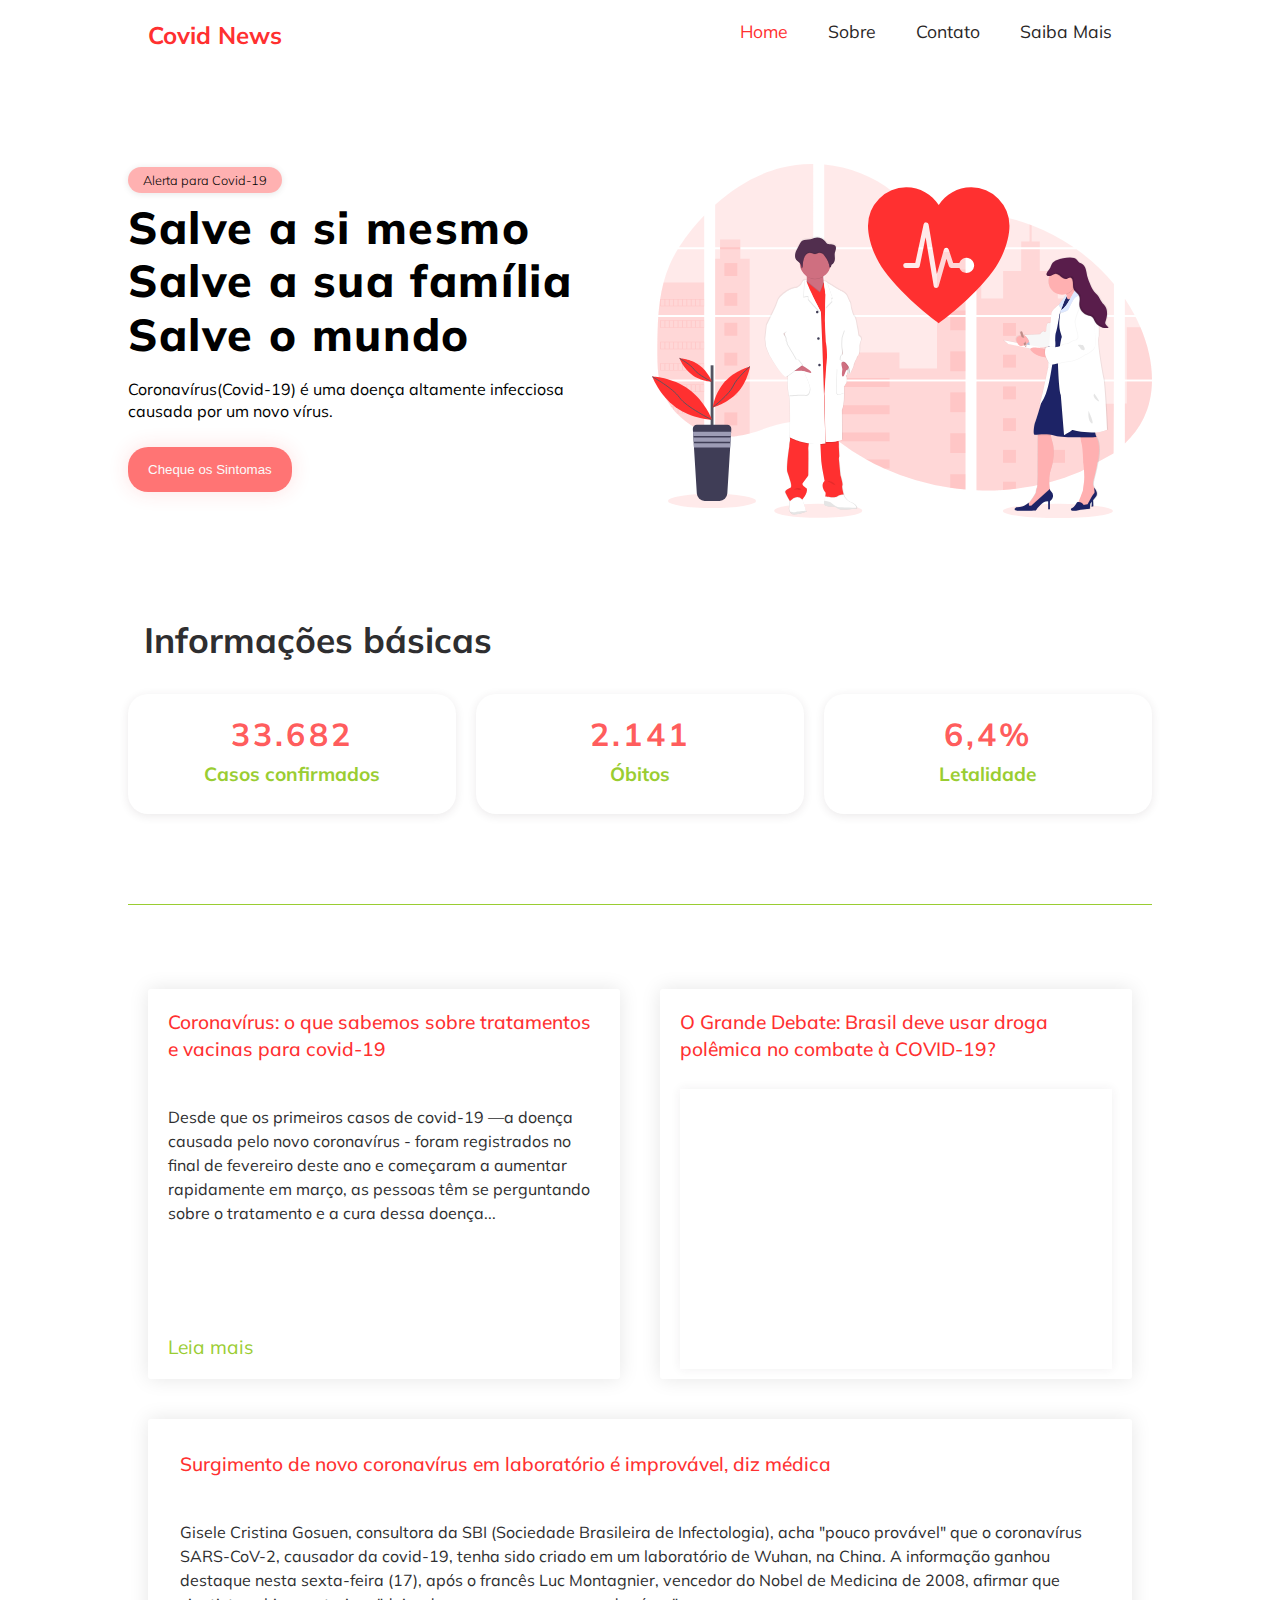
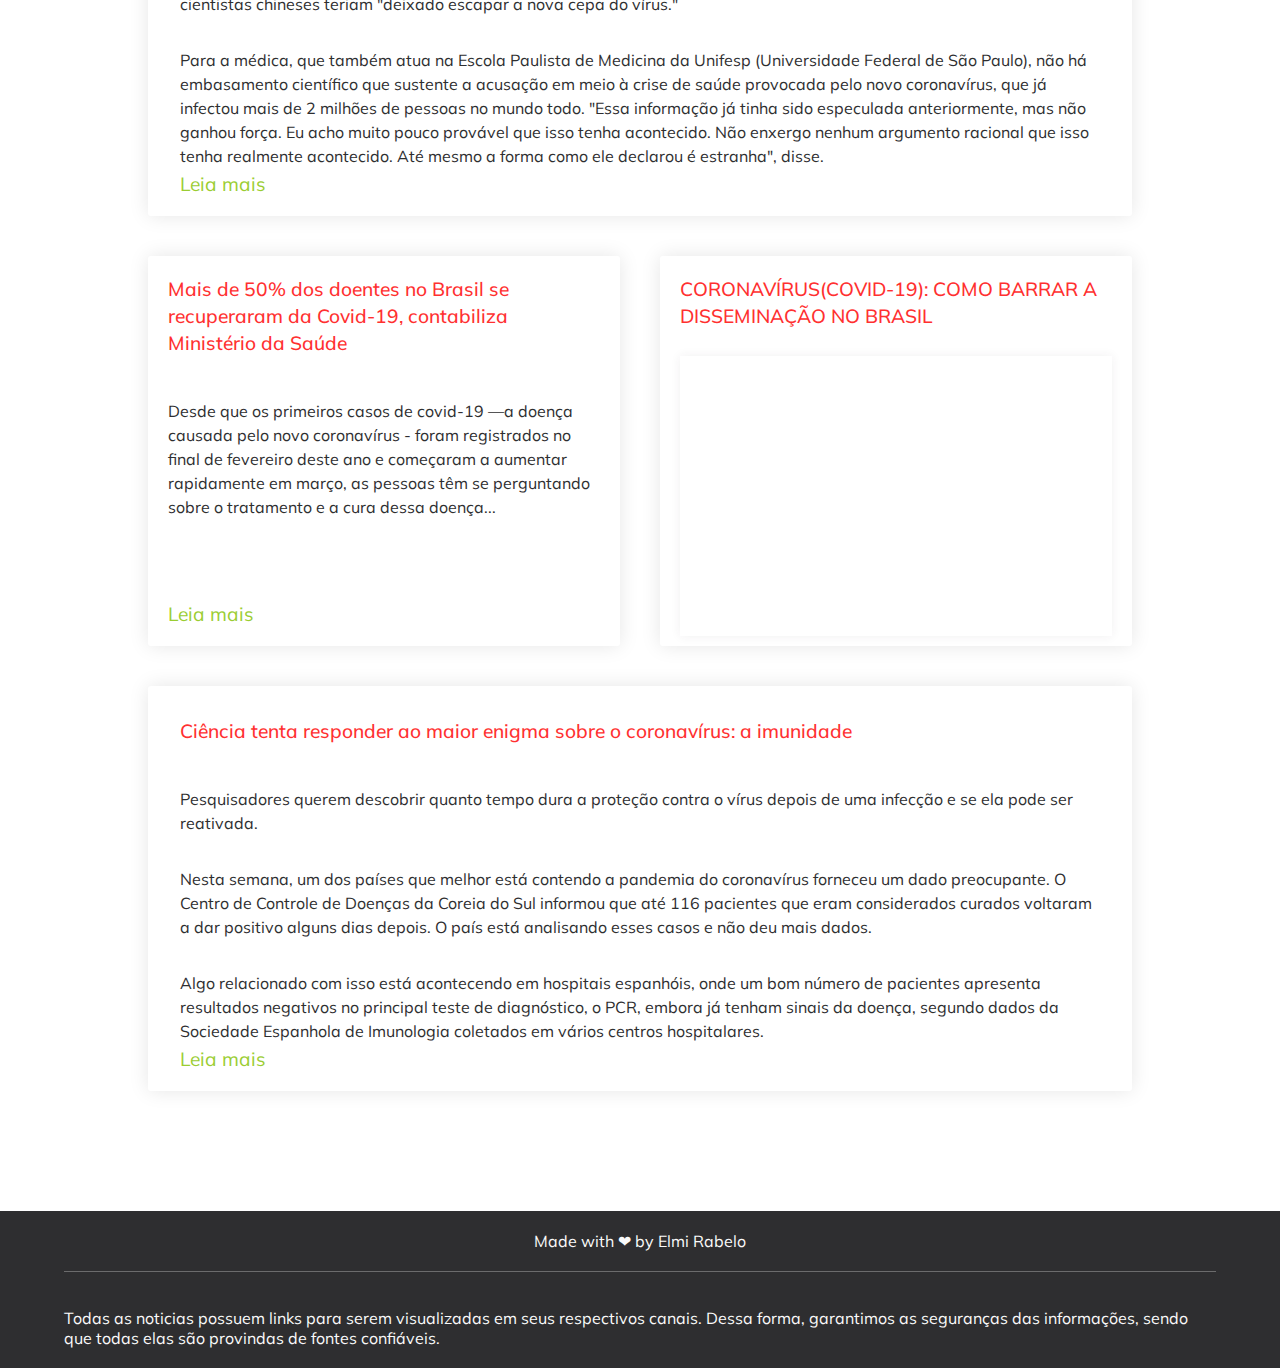
<file: index.html>
<!DOCTYPE html>
<html lang="en">

<head>
  <meta charset="UTF-8">
  <meta name="viewport" content="width=device-width, initial-scale=1.0">
  <link href="https://fonts.googleapis.com/css2?family=Muli:wght@300;400;500;700;800;900&display=swap" rel="stylesheet">
  <link rel="stylesheet" href="styles/styles.css">
  <link rel="shortcut icon" href="images/favicon.ico" />
  <title>Covid News | Se informe com a verdade</title>
</head>

<body>
  <header>
    <h1>Covid News</h1>
    <nav>
      <ul>
        <li>
          <a href="index.html" class="selected">Home</a>
        </li>
        <li>
          <a href="about.html">Sobre</a>
        </li>
        <li>
          <a href="contact.html">Contato</a>
        </li>
        <li>
          <a href="more.html">Saiba Mais</a>
        </li>
      </ul>
    </nav>
  </header>
  <main class="container">
    <section class="hero">
      <article class="hero-content">
        <span>Alerta para Covid-19</span>
        <h2>Salve a si mesmo</h2>
        <h2>Salve a sua família</h2>
        <h2>Salve o mundo</h2>
        <p>Coronavírus(Covid-19) é uma doença altamente infecciosa causada por um novo vírus.</p>
        <button>
          <a href="https://www.minhavida.com.br/saude/materias/36071-sintomas-de-coronavirus-veja-quais-sao-os-primeiros-sinais"
            target="_blank">
            Cheque os Sintomas
          </a>
        </button>
      </article>
      <img src="images/corona-news.svg" alt="Coronavirus">
    </section>
    <h3 class="info-data-title">Informações básicas</h3>
    <section class="info-data-card">
      <div class="info-data-item">
        <span>33.682</span>
        <h4>Casos confirmados</h4>
      </div>
      <div class="info-data-item">
        <span>2.141</span>
        <h4>Óbitos</h4>
      </div>
      <div class="info-data-item">
        <span>6,4%</span>
        <h4>Letalidade</h4>
      </div>
    </section>
    <section class="news-covid">
      <article class="news-item">
        <h3>Coronavírus: o que sabemos sobre tratamentos e vacinas para covid-19</h3>
        <p>Desde que os primeiros casos de covid-19 —a doença causada pelo novo coronavírus - foram registrados no final
          de fevereiro deste ano e começaram a aumentar rapidamente em março, as pessoas têm se perguntando sobre o
          tratamento e a cura dessa doença...</p>
        <a
          href="https://www.uol.com.br/vivabem/noticias/redacao/2020/03/28/coronavirus-o-que-sabemos-sobre-tratamentos-vacinas-e-a-possivel-cura.htm">Leia
          mais</a>
      </article>
      <article class="news-item">
        <h3>O Grande Debate: Brasil deve usar droga polêmica no combate à COVID-19?</h3>
        <iframe width="100%" height="auto" src="https://www.youtube.com/embed/slQKlYn_1P8" frameborder="0"
          allow="accelerometer; autoplay; encrypted-media; gyroscope; picture-in-picture" allowfullscreen></iframe>
      </article>
      <article class="news-item">
        <h3>Surgimento de novo coronavírus em laboratório é improvável, diz médica</h3>
        <p>Gisele Cristina Gosuen, consultora da SBI (Sociedade Brasileira de Infectologia), acha "pouco provável" que o
          coronavírus SARS-CoV-2, causador da covid-19, tenha sido criado em um laboratório de Wuhan, na China. A
          informação ganhou destaque nesta sexta-feira (17), após o francês Luc Montagnier, vencedor do Nobel de
          Medicina de 2008, afirmar que cientistas chineses teriam "deixado escapar a nova cepa do vírus."</p>
        <p>
          Para a médica, que também atua na Escola Paulista de Medicina da Unifesp (Universidade Federal de São Paulo),
          não há embasamento científico que sustente a acusação em meio à crise de saúde provocada pelo novo
          coronavírus, que já infectou mais de 2 milhões de pessoas no mundo todo.

          "Essa informação já tinha sido especulada anteriormente, mas não ganhou força. Eu acho muito pouco provável
          que isso tenha acontecido. Não enxergo nenhum argumento racional que isso tenha realmente acontecido. Até
          mesmo a forma como ele declarou é estranha", disse.
        </p>
        <a
          href="https://noticias.r7.com/saude/surgimento-de-novo-coronavirus-em-laboratorio-e-improvavel-diz-medica-17042020">Leia
          mais</a>
      </article>
      <article class="news-item">
        <h3>Mais de 50% dos doentes no Brasil se recuperaram da Covid-19, contabiliza Ministério da Saúde</h3>
        <p>Desde que os primeiros casos de covid-19 —a doença causada pelo novo coronavírus - foram registrados no final
          de fevereiro deste ano e começaram a aumentar rapidamente em março, as pessoas têm se perguntando sobre o
          tratamento e a cura dessa doença...</p>
        <a
          href="https://oglobo.globo.com/sociedade/coronavirus/mais-de-50-dos-doentes-no-brasil-se-recuperaram-da-covid-19-contabiliza-ministerio-da-saude-24377513">Leia
          mais</a>
      </article>
      <article class="news-item">
        <h3>CORONAVÍRUS(COVID-19): COMO BARRAR A DISSEMINAÇÃO NO BRASIL</h3>
        <iframe width="100%" height="300" scrolling="no" frameborder="no" allow="autoplay"
          src="https://w.soundcloud.com/player/?url=https%3A//api.soundcloud.com/tracks/776087323&color=%23ff5500&auto_play=false&hide_related=false&show_comments=true&show_user=true&show_reposts=false&show_teaser=true&visual=true"></iframe>
      </article>
      <article class="news-item">
        <h3>Ciência tenta responder ao maior enigma sobre o coronavírus: a imunidade</h3>
        <p>Pesquisadores querem descobrir quanto tempo dura a proteção contra o vírus depois de uma infecção e se ela
          pode ser reativada.</p>
        <p>
          Nesta semana, um dos países que melhor está contendo a pandemia do coronavírus forneceu um dado preocupante. O
          Centro de Controle de Doenças da Coreia do Sul informou que até 116 pacientes que eram considerados curados
          voltaram a dar positivo alguns dias depois. O país está analisando esses casos e não deu mais dados.
        </p>
        <p>
          Algo relacionado com isso está acontecendo em hospitais espanhóis, onde um bom número de pacientes apresenta
          resultados negativos no principal teste de diagnóstico, o PCR, embora já tenham sinais da doença, segundo
          dados da Sociedade Espanhola de Imunologia coletados em vários centros hospitalares.
        </p>
        <a
          href="https://brasil.elpais.com/ciencia/2020-04-17/ciencia-tenta-responder-ao-maior-enigma-sobre-o-coronavirus-a-imunidade.html">Leia
          mais</a>
      </article>
    </section>
  </main>
  <footer>
    <p class="made-by">Made with ❤ by Elmi Rabelo</p>
    <div id="saiba-mais">
      <p>Todas as noticias possuem links para serem visualizadas em seus respectivos canais. Dessa forma, garantimos as
        seguranças das informações, sendo que todas elas são provindas de fontes confiáveis.</p>
    </div>
  </footer>
</body>

</html>
</file>
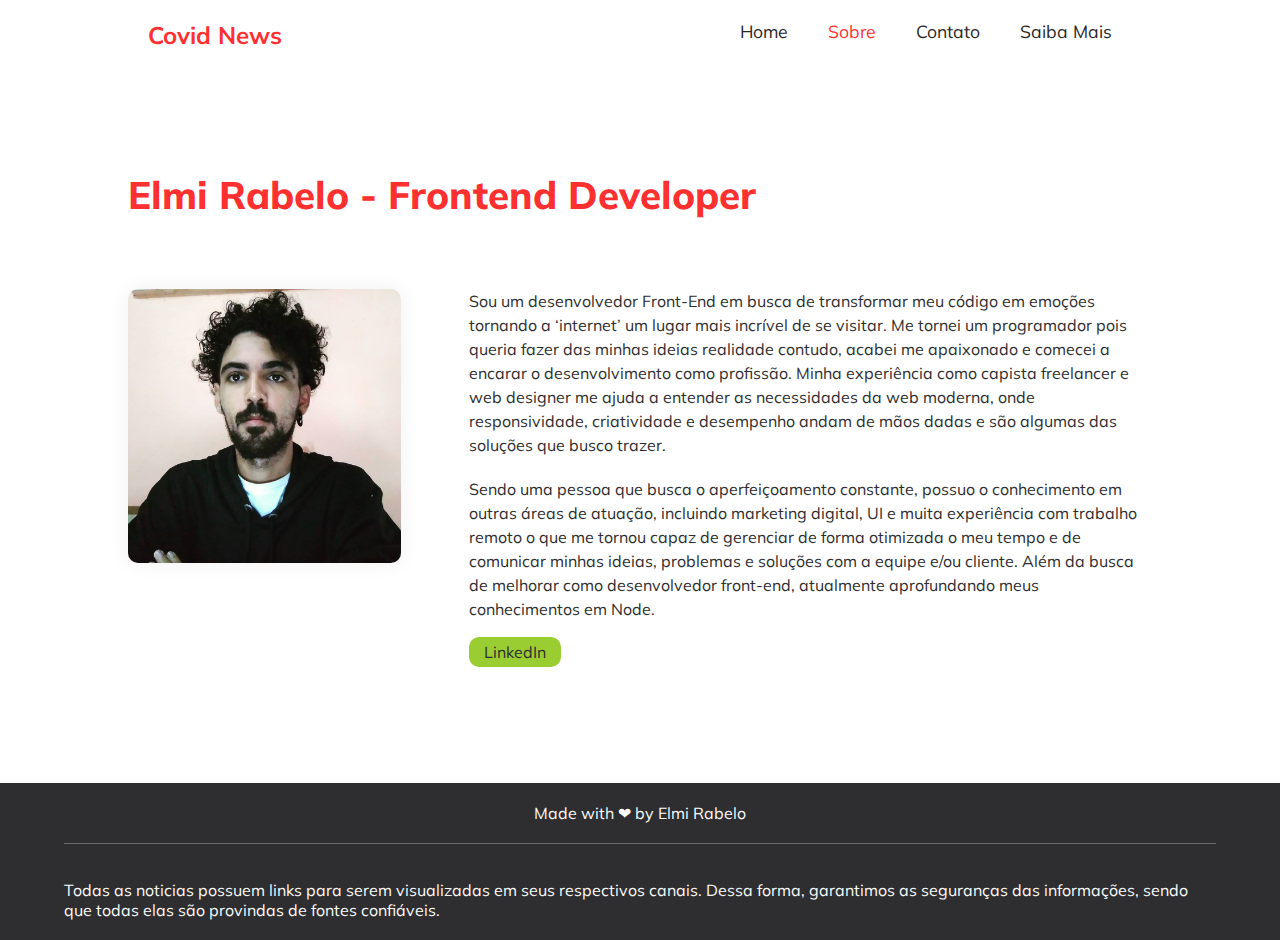
<file: about.html>
<!DOCTYPE html>
<html lang="en">

<head>
  <meta charset="UTF-8">
  <meta name="viewport" content="width=device-width, initial-scale=1.0">
  <link href="https://fonts.googleapis.com/css2?family=Muli:wght@300;400;500;700;800;900&display=swap" rel="stylesheet">
  <link rel="stylesheet" href="styles/styles.css">
  <link rel="shortcut icon" href="images/favicon.ico" />
  <title>Elmi Rabelo - Sobre Mim</title>
</head>

<body>
  <header>
    <h1>Covid News</h1>
    <nav>
      <ul>
        <li>
          <a href="index.html">Home</a>
        </li>
        <li>
          <a href="about.html" class="selected">Sobre</a>
        </li>
        <li>
          <a href="contact.html">Contato</a>
        </li>
        <li>
          <a href="more.html">Saiba Mais</a>
        </li>
      </ul>
    </nav>
  </header>
  <main class="container">
    <h2 class="profile-title">Elmi Rabelo - Frontend Developer</h2>
    <section class="container-profile">
      <img src="images/elmirabelo.jpg" alt="Elmi Rabelo Profile">
      <div>
        <p>Sou um desenvolvedor Front-End em busca de transformar meu código em emoções tornando a ‘internet’ um lugar
          mais
          incrível de se visitar. Me tornei um programador pois queria fazer das minhas ideias realidade contudo, acabei
          me
          apaixonado e comecei a encarar o desenvolvimento como profissão.
          Minha experiência como capista freelancer e web designer me ajuda a entender as necessidades da web moderna,
          onde
          responsividade, criatividade e desempenho andam de mãos dadas e são algumas das soluções que busco trazer.
        </p>
        <br>
        <p>
          Sendo uma pessoa que busca o aperfeiçoamento constante, possuo o conhecimento em outras áreas de atuação,
          incluindo marketing digital, UI e muita experiência com trabalho remoto o que me tornou capaz de gerenciar de
          forma otimizada o meu tempo e de comunicar minhas ideias, problemas e soluções com a equipe e/ou cliente. Além
          da
          busca de melhorar como desenvolvedor front-end, atualmente aprofundando meus conhecimentos em Node.</p>
        <a href="https://www.linkedin.com/in/elmirabelo/">LinkedIn</a>
      </div>
    </section>
  </main>
  <footer>
    <p class="made-by">Made with ❤ by Elmi Rabelo</p>
    <div id="saiba-mais">
      <p>Todas as noticias possuem links para serem visualizadas em seus respectivos canais. Dessa forma, garantimos as
        seguranças das informações, sendo que todas elas são provindas de fontes confiáveis.</p>
    </div>
  </footer>
</body>

</html>
</file>
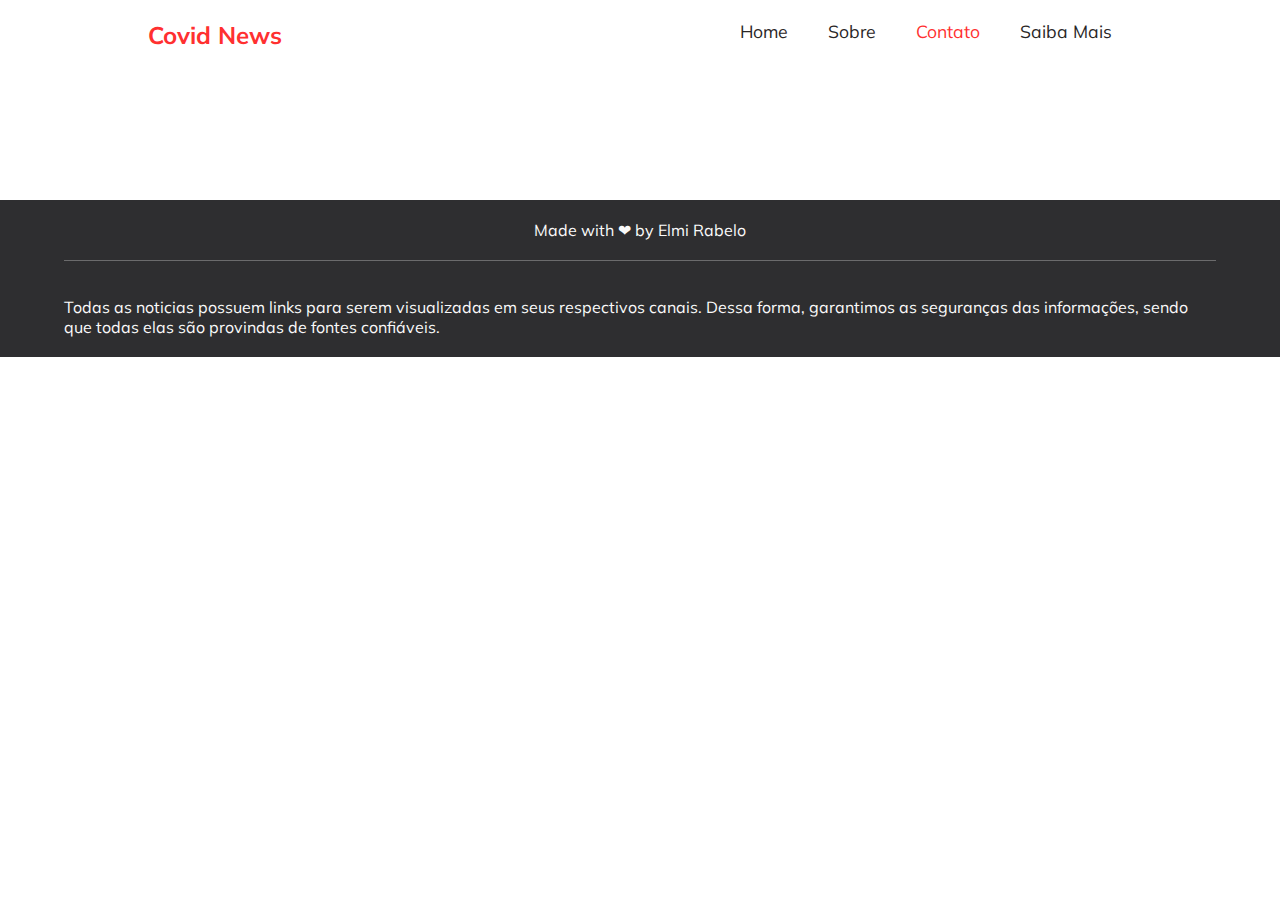
<file: contact.html>
<!DOCTYPE html>
<html lang="en">

<head>
  <meta charset="UTF-8">
  <meta name="viewport" content="width=device-width, initial-scale=1.0">
  <link href="https://fonts.googleapis.com/css2?family=Muli:wght@300;400;500;700;800;900&display=swap" rel="stylesheet">
  <link rel="stylesheet" href="styles/styles.css">
  <link rel="shortcut icon" href="images/favicon.ico" />
  <title>Elmi Rabelo - Sobre Mim</title>
</head>

<body>
  <header>
    <h1>Covid News</h1>
    <nav>
      <ul>
        <li>
          <a href="index.html">Home</a>
        </li>
        <li>
          <a href="about.html">Sobre</a>
        </li>
        <li>
          <a href="contact.html" class="selected">Contato</a>
        </li>
        <li>
          <a href="more.html">Saiba Mais</a>
        </li>
      </ul>
    </nav>
  </header>
  <main class="container">
    <!-- www.123formbuilder.com script begins here -->
    <script type="text/javascript" defer src="//www.123formbuilder.com/embed/5398830.js" data-role="form"
      data-default-width="650px"></script>
    <!-- www.123formbuilder.com script ends here -->
  </main>
  <footer>
    <p class="made-by">Made with ❤ by Elmi Rabelo</p>
    <div id="saiba-mais">
      <p>Todas as noticias possuem links para serem visualizadas em seus respectivos canais. Dessa forma, garantimos as
        seguranças das informações, sendo que todas elas são provindas de fontes confiáveis.</p>
    </div>
  </footer>
</body>

</html>
</file>
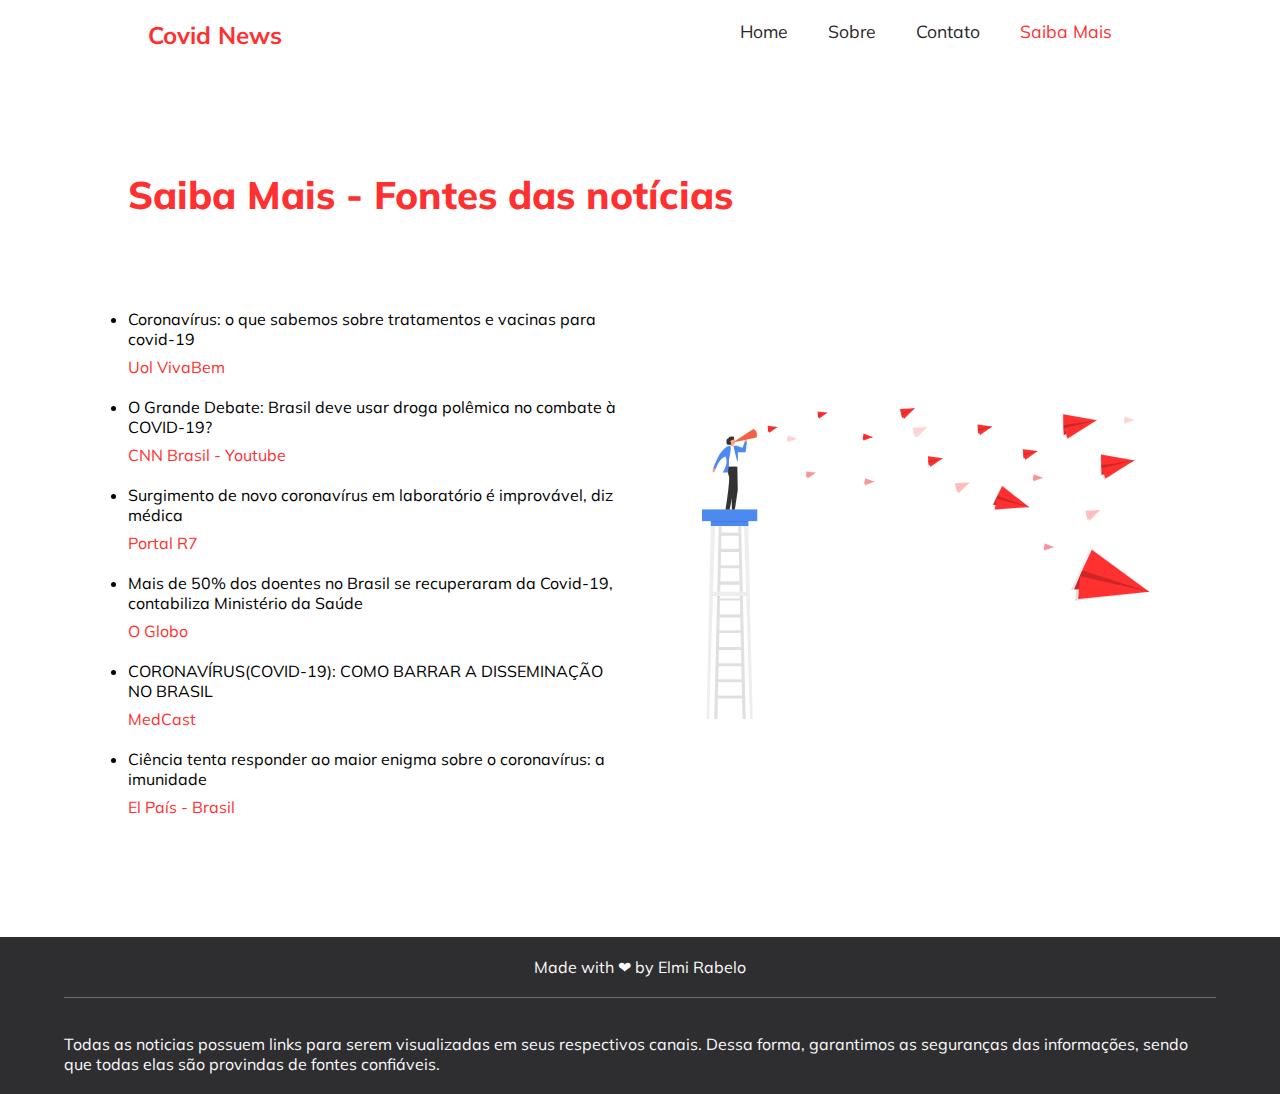
<file: more.html>
<!DOCTYPE html>
<html lang="en">

<head>
  <meta charset="UTF-8">
  <meta name="viewport" content="width=device-width, initial-scale=1.0">
  <link href="https://fonts.googleapis.com/css2?family=Muli:wght@300;400;500;700;800;900&display=swap" rel="stylesheet">
  <link rel="stylesheet" href="styles/styles.css">
  <link rel="shortcut icon" href="images/favicon.ico" />
  <title>Elmi Rabelo - Sobre Mim</title>
</head>

<body>
  <header>
    <h1>Covid News</h1>
    <nav>
      <ul>
        <li>
          <a href="index.html">Home</a>
        </li>
        <li>
          <a href="about.html">Sobre</a>
        </li>
        <li>
          <a href="contact.html">Contato</a>
        </li>
        <li>
          <a href="more.html" class="selected">Saiba Mais</a>
        </li>
      </ul>
    </nav>
  </header>
  <main class="container">
    <h2 class="more-title">Saiba Mais - Fontes das notícias</h2>
    <article class="more-container">
      <ul>
        <li>
          <span>Coronavírus: o que sabemos sobre tratamentos e vacinas para covid-19</span>
          <a
            href="https://www.uol.com.br/vivabem/noticias/redacao/2020/03/28/coronavirus-o-que-sabemos-sobre-tratamentos-vacinas-e-a-possivel-cura.htm">Uol
            VivaBem</a>
        </li>
        <li>
          <span>O Grande Debate: Brasil deve usar droga polêmica no combate à COVID-19?</span>
          <a href="https://www.youtube.com/watch?v=slQKlYn_1P8">CNN Brasil - Youtube</a>
        </li>
        <li>
          <span>Surgimento de novo coronavírus em laboratório é improvável, diz médica</span>
          <a
            href="https://noticias.r7.com/saude/surgimento-de-novo-coronavirus-em-laboratorio-e-improvavel-diz-medica-17042020">Portal
            R7</a>
        </li>
        <li>
          <span>Mais de 50% dos doentes no Brasil se recuperaram da Covid-19, contabiliza Ministério da Saúde</span>
          <a
            href="https://oglobo.globo.com/sociedade/coronavirus/mais-de-50-dos-doentes-no-brasil-se-recuperaram-da-covid-19-contabiliza-ministerio-da-saude-24377513">O
            Globo</a>
        </li>
        <li>
          <span>CORONAVÍRUS(COVID-19): COMO BARRAR A DISSEMINAÇÃO NO BRASIL</span>
          <a
            href="https://soundcloud.com/profissaomedica/coronavirus-covid-19-como-barrar-a-disseminacao-no-brasil">MedCast</a>
        </li>
        <li>
          <span>Ciência tenta responder ao maior enigma sobre o coronavírus: a imunidade</span>
          <a
            href="https://brasil.elpais.com/ciencia/2020-04-17/ciencia-tenta-responder-ao-maior-enigma-sobre-o-coronavirus-a-imunidade.html">El
            País - Brasil</a>
        </li>
      </ul>
      <img src="images/news.svg" alt="Noticias">
      </section>
  </main>
  <footer>
    <p class="made-by">Made with ❤ by Elmi Rabelo</p>
    <div id="saiba-mais">
      <p>Todas as noticias possuem links para serem visualizadas em seus respectivos canais. Dessa forma, garantimos as
        seguranças das informações, sendo que todas elas são provindas de fontes confiáveis.</p>
    </div>
  </footer>
</body>

</html>
</file>
<file: styles/styles.css>
* {
  margin: 0;
  padding: 0;
  box-sizing: border-box;
}

body {
  font-family: 'Muli', sans-serif;
}

a, a:visited, a:active {
  text-decoration: none;
}
h1, h2, h3, h4, h5 {
  margin: 0;
}

/* ------------- Navigation ----------------- */
.selected {
  color: #FF3030;
}

header {
  display: flex;
  justify-content: space-between;
  height: 100px;
  width: 80%;
  padding: 20px;
  margin: 0 auto;
}

header h1 {
  font-size: 1.5rem;
  color: #FF3030;
}

header nav ul{
  list-style: none;
  display: flex;
}

nav ul li a {
  text-decoration: none;
  padding: 10px 20px;
  font-size: 1.1rem;
  color: #292626;
}

nav ul li a:hover {
  color: #9acd32;
}

.container {
  display: flex;
  flex-direction: column;
  align-items: center;
  width: 80%;
  margin: 0 auto;
}
/* ------------- Hero Section ----------------- */
.hero {
  display: grid;
  grid-template-columns: 2fr 1fr;
  grid-gap: 20px;
  margin-top: 64px;
  align-items: center;
}

.hero img {
  display: block;
  align-self: start;
  max-width: 500px;
  height: auto;
  object-fit: contain;
  transition: all 0.5s ease;
}

.hero img:hover {
  transform: translateY(-30px);
}

.hero-content {
  max-width: 500px;
}

.hero-content span {
  background-color: rgba(255, 48, 48, 0.377);
  padding: 5px 15px;
  border-radius: 15px;
  display: inline-block;
  margin-bottom: 8px;
  box-shadow: 0 1px 7px rgba(20, 20, 20, 0.1);
  font-size: 0.8rem;
  font-weight: 300;
}

.hero-content h2 {
  font-size: 2.8rem;
  line-height: 1.2;
  font-weight: 800;
  letter-spacing: 0.1rem;
}

.hero-content p {
  margin-top: 16px;
  line-height: 1.4;
  font-weight: 400;
}

.hero-content button a {
  text-decoration: none;
  color: #fafafa;
}
.hero-content button {
  padding: 15px 20px;
  border-radius: 20px;
  margin: 24px 0;
  background-color: rgba(255, 48, 48, 0.671);
  color: #f6f6f6;
  box-shadow: 0 0 20px rgba(255, 48, 48, 0.144);
  border: none;
  outline: none;
}

.hero-content button:hover {
  cursor: pointer;
}

/* ------------- Info data Section ----------------- */

.info-data-title {
  font-size: 2.2rem;
  margin: 100px 0 32px 16px;
  color: #2e2e30;
  font-weight: bold;
  align-self: flex-start;
}

.info-data-card {
  display: grid;
  grid-template-columns: 1fr 1fr 1fr;
  grid-gap: 20px;
  width: 100%;
}

.info-data-item span {
  font-size: 2rem;
  letter-spacing: 0.2rem;
  font-weight: 700;
  color: rgba(255, 48, 48, 0.795);
  text-align: center;
}

.info-data-item h4 {
  font-size: 1.2rem;
  color: #9acd32;
  margin: 8px 0;
  text-align: center;
}

.info-data-item {
  display: flex;
  flex-direction: column;
  align-items: center;
  border-right: none;
  padding: 20px;
  border-radius: 20px;
  box-shadow: 0 2px 10px rgba(60, 40, 50, 0.1);
  position: relative;
}

/* ------------- News Section ----------------- */

.news-covid {
  display: flex;
  flex-wrap: wrap;
  display: grid;
  grid-template-columns: repeat(auto-fit, minmax(450px, 1fr));
  grid-auto-rows: minmax(430px, auto);
  grid-auto-flow: dense;
  border-top: 1px solid #9acd32;
  padding-top: 64px;
  margin-top: 90px;
}

.news-item {
  margin: 20px;
  padding: 20px;
  box-shadow: 0 0 20px rgba(20, 20, 20, 0.1);
  border-radius: 3px;
  position: relative;
}
.news-item:nth-child(3n) {
  grid-column: 1 / -1;
  padding: 32px;
}

.news-item:nth-child(3n) a {
  left: 32px;
}

.news-item h3 {
  font-size: 1.2rem;
  line-height: 1.4;
  font-weight: 500;
  margin-bottom: 26px;
  color: #FF3030;
}

.news-item p {
  color: #2e2e30;
  line-height: 1.5;
  padding: 16px 0;
}

.news-item a {
  display: inline-block;
  text-decoration: none;
  font-size: 1.2rem;
  margin-top: 16px;
  color: #9acd32;
  position: absolute;
  bottom: 20px;
  left: 20px;
}

.news-item iframe {
  height: 80%;
  box-shadow: 0 0 10px rgba(60, 40, 50, 0.07);
}
.news-item img {
  display: block;
  width: 100%;
  margin-bottom: 20px;
  border-radius: 5px;
  box-shadow: 0 0 10px rgba(60, 40, 50, 0.07);
}

/* ------------- About page ----------------- */
.container-profile {
  display: grid;
  grid-template-columns: 1fr 2fr;
}

.profile-title {
  font-size: 2.4rem;
  color: #FF3030;
  font-weight: 800;
  line-height: 1.6;
  align-self: flex-start;
  margin: 64px 0;
}

.container-profile a {
  background-color: #9acd32;
  color: #2e2e30;
  padding: 5px 15px;
  border-radius: 10px;
  display: inline-block;
  margin: 16px 0;
  box-shadow: 0 1 10px rgba(60, 40, 50, 0.1);
}

.container-profile img {
  width: 80%;
  max-width: 300px;
  box-shadow: 0 0 20px rgba(60, 40, 50, 0.07);
  border-radius: 10px;
  display: block;
  transition: all 1.5s ease;
}

.container-profile img:hover {
  transform: scale(1.1);
  box-shadow: 0 0 40px rgba(60, 40, 50, 0.5);
}


.container-profile p {
  line-height: 1.5;
  color: #2e2e30;
  align-self: flex-start;
}


footer {
  margin-top: 100px;
  padding: 0 64px;
  background-color: #2e2e30;
  color: #fafafa;
}

footer div {
  padding: 20px 0;
}

.made-by {
  text-align: center;
  margin: 16px 0;
  padding: 20px;
  border-bottom: 1px solid rgba(170, 170, 170, 0.493);
}

/* ------------- More page ----------------- */
.more-title {
  font-size: 2.4rem;
  color: #FF3030;
  font-weight: 800;
  line-height: 1.6;
  align-self: flex-start;
  margin: 64px 0;
}

.more-container {
  display: grid;
  grid-template-columns: 2fr 1fr;
  grid-gap: 32px;
}

.more-container img {
  display: block;
  align-self: center;
  max-width: 450px;
  height: auto;
  object-fit: contain;
  transition: all 0.5s ease;
}
.more-container img:hover {
  transform: translateY(-30px);
}

.more-container ul {
  max-width: 500px;
}

.more-container ul li {
  margin: 20px 0;
}

.more-container ul li a {
  text-decoration: none;
  color: #FF3030;
  display: block;
  margin: 8px 0;
}
.more-container ul li a:hover {
  color: #9acd32;
}

@media (max-width: 950px) {
  .container {
    width: 100%;
    padding: 1.6rem;
  }

  .more-container, .hero, .container-profile img {
    max-width: 350px;
  }

  .more-title, .profile-title, .info-data-title {
    font-size: 1.8rem;
    width: 90%;
    text-align: left;
    align-self: flex-start;
  }
  
  .more-container ul {
    max-width: 350px;
  }

  .hero img {
    display: block;
    justify-self: center;
    max-width: 350px;
    margin: 32px 0;
  }
  
  .hero-content {
    max-width: 450px;
  }
}

@media (max-width: 650px) {
  header {
    flex-direction: column;
    align-items: center;
  }
  header h1 {
    margin-bottom: 16px;
  }
  .container {
    width: 100%;
    padding: 1.6rem;
  }
  .more-container, .hero, .container-profile {
    display: grid;
    grid-template-columns: 1fr;
  }

  .more-container, .hero, .container-profile img {
    margin: 16px 0 32px 0;
    align-self: center;
    justify-self: center;
  }

  .more-title, .profile-title, .info-data-title {
    font-size: 1.8rem;
    width: 90%;
    text-align: left;
    align-self: flex-start;
  }

  .hero {
    display: grid;
    grid-template-columns: 1fr;
    justify-content: center;
  }
  
  .hero img {
    display: block;
    justify-self: center;
    max-width: 350px;
    margin: 32px 0;
  }
  
  .hero-content {
    max-width: 450px;
  }
  
  .hero-content h2 {
    font-size: 1.9rem;
  }

  .info-data-card {
    display: grid;
    grid-template-columns: 1fr;
  }

  .more-container img {
    max-width: 350px;
  }
}
</file>
